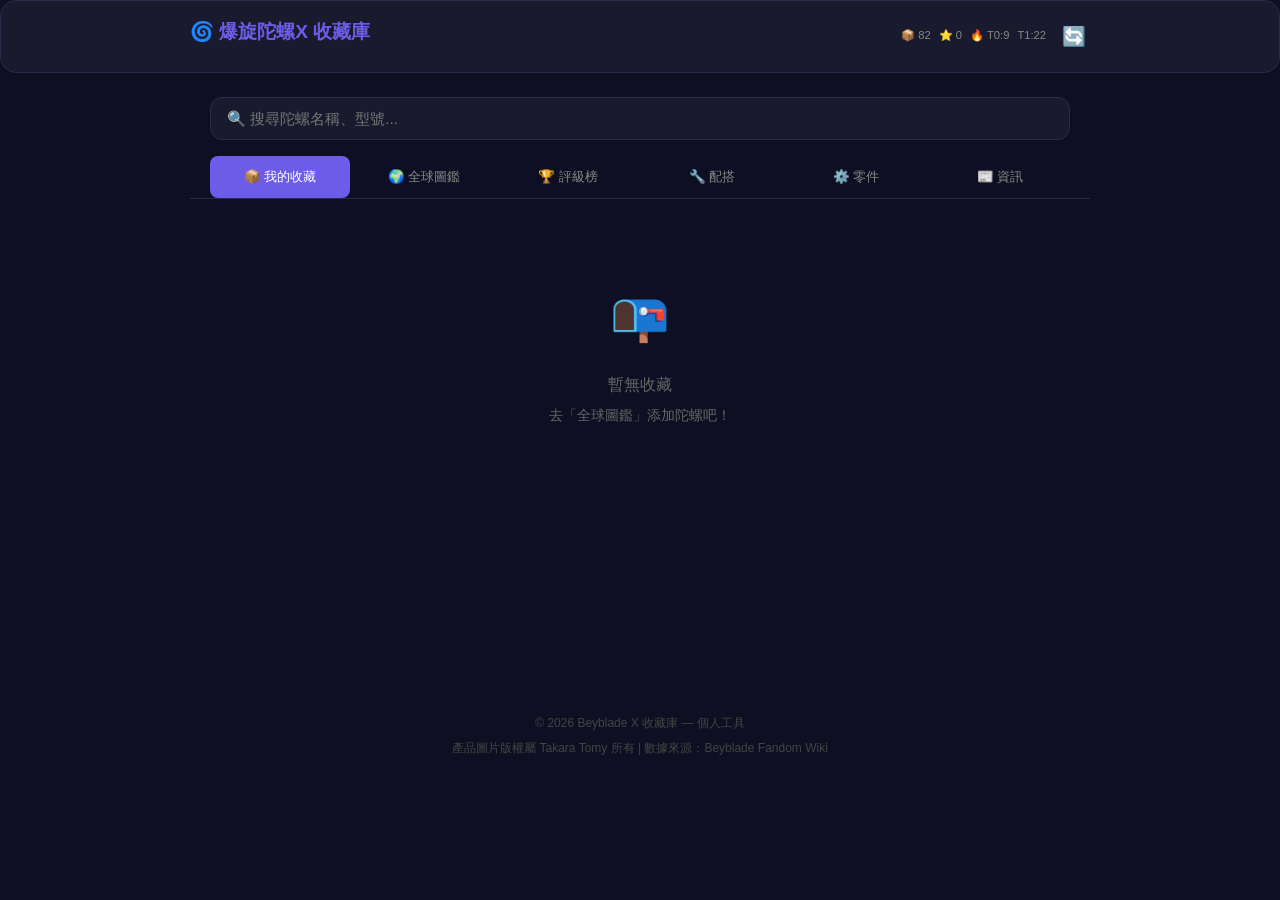
<file: index.html>
<!DOCTYPE html>
<html lang="zh-HK">
<head>
<meta charset="UTF-8">
<meta name="viewport" content="width=device-width, initial-scale=1.0, user-scalable=no">
<meta name="theme-color" content="#6c5ce7">
<meta name="description" content="爆旋陀螺X 個人收藏管理與全球圖鑑">
<meta name="apple-mobile-web-app-capable" content="yes">
<meta name="apple-mobile-web-app-status-bar-style" content="black-translucent">
<meta name="apple-mobile-web-app-title" content="陀螺收藏">
<meta http-equiv="Cache-Control" content="no-cache, no-store, must-revalidate">
<meta http-equiv="Pragma" content="no-cache">
<meta http-equiv="Expires" content="0">
<link rel="manifest" href="/manifest.json">
<link rel="icon" type="image/png" href="/icon-512.png">
<link rel="apple-touch-icon" href="/icon-512.png">
<title>🌀 爆旋陀螺X 收藏庫</title>
<link rel="stylesheet" href="css/styles.css?v=3.0">
</head>
<body>

<!-- Header -->
<header style="background:#1a1a2e;border-bottom:1px solid #2a2a4a;padding:16px 20px;position:sticky;top:0;z-index:100">
  <div style="display:flex;justify-content:space-between;align-items:center;max-width:900px;margin:0 auto">
    <h1 style="font-size:1.2rem;font-weight:700;color:#6c5ce7">🌀 爆旋陀螺X 收藏庫</h1>
    <div style="display:flex;align-items:center;gap:12px">
      <div style="display:flex;gap:8px;font-size:0.7rem;color:#888">
        <span>📦 <span id="statTotal">0</span></span>
        <span>⭐ <span id="statOwned">0</span></span>
        <span>🔥 T0:<span id="statT0">0</span></span>
        <span>T1:<span id="statT1">0</span></span>
      </div>
      <button id="refreshBtn" onclick="refreshData()" style="background:none;border:none;color:#6c5ce7;font-size:1.2rem;cursor:pointer;padding:4px;border-radius:8px">🔄</button>
    </div>
  </div>
</header>

<!-- Search -->
<div style="max-width:900px;margin:16px auto;padding:0 20px">
  <input id="searchBox" type="text" placeholder="🔍 搜尋陀螺名稱、型號..." onkeyup="doSearch()" style="width:100%;padding:12px 16px;border-radius:12px;border:1px solid #2a2a4a;background:#1a1a2e;color:#e0e0e0;font-size:0.95rem;outline:none">
</div>

<!-- Tabs -->
<div style="max-width:900px;margin:0 auto;padding:0 20px;display:flex;gap:4px;border-bottom:1px solid #2a2a4a">
  <button class="tab active" onclick="switchTab('personal')">📦 我的收藏</button>
  <button class="tab" onclick="switchTab('global')">🌍 全球圖鑑</button>
  <button class="tab" onclick="switchTab('tier')">🏆 評級榜</button>
  <button class="tab" onclick="switchTab('combos')">🔧 配搭</button>
  <button class="tab" onclick="switchTab('parts')">⚙️ 零件</button>
  <button class="tab" onclick="location.href='daily.html'">📰 資訊</button>
</div>

<!-- Tier Filter -->
<div id="tierFilters" style="display:none;max-width:900px;margin:12px auto;padding:0 20px;flex-wrap:wrap;gap:8px">
  <button class="filter-chip active" onclick="filterTier('all', event)">全部</button>
  <button class="filter-chip" onclick="filterTier('T0', event)">🔥 T0</button>
  <button class="filter-chip" onclick="filterTier('T1', event)">⭐ T1</button>
  <button class="filter-chip" onclick="filterTier('T2', event)">📌 T2</button>
  <button class="filter-chip" onclick="filterTier('T3', event)">💤 T3</button>
</div>

<!-- Type Filter -->
<div id="typeFilters" style="display:none;max-width:900px;margin:12px auto;padding:0 20px;flex-wrap:wrap;gap:8px">
  <button class="filter-chip active" onclick="filterType('all', event)">全部</button>
  <button class="filter-chip" onclick="filterType('攻擊型', event)">⚔️ 攻擊型</button>
  <button class="filter-chip" onclick="filterType('防禦型', event)">🛡️ 防禦型</button>
  <button class="filter-chip" onclick="filterType('持久型', event)">⏱️ 持久型</button>
  <button class="filter-chip" onclick="filterType('平衡型', event)">⚖️ 平衡型</button>
</div>

<!-- Main Content -->
<main id="content" style="max-width:900px;margin:20px auto;padding:0 20px;min-height:50vh"></main>

<!-- Detail Modal -->
<div id="detailModal" onclick="closeModal(event)" style="display:none;position:fixed;inset:0;background:rgba(0,0,0,0.85);z-index:200;align-items:center;justify-content:center;padding:20px">
  <div style="background:#1a1a2e;border-radius:16px;max-width:480px;width:100%;max-height:90vh;overflow-y:auto;padding:24px;position:relative;border:1px solid #2a2a4a">
    <button class="modal-close" onclick="closeModal(event)" style="position:absolute;top:16px;right:16px;background:none;border:none;color:#666;font-size:1.2rem;cursor:pointer">✕</button>
    <div id="modalBody"></div>
  </div>
</div>

<!-- Scripts -->
<script>
// Force clear all service worker caches and reload
if ('serviceWorker' in navigator) {
  caches.keys().then(function(names) {
    return Promise.all(names.map(function(n) { return caches.delete(n); }));
  }).then(function() {
    navigator.serviceWorker.getRegistrations().then(function(regs) {
      regs.forEach(function(r) { r.unregister(); });
    });
  });
}
</script>
<script src="js/supabase_client.js?v=3.0"></script>
<script src="js/app.js?v=3.0"></script>

<footer style="text-align:center;padding:24px 20px;color:#444;font-size:0.75rem;line-height:1.8">
  <div>© 2026 Beyblade X 收藏庫 — 個人工具</div>
  <div style="margin-top:4px">
    產品圖片版權屬 Takara Tomy 所有 |
    數據來源：Beyblade Fandom Wiki
  </div>
</footer>

</body>
</html>
</file>
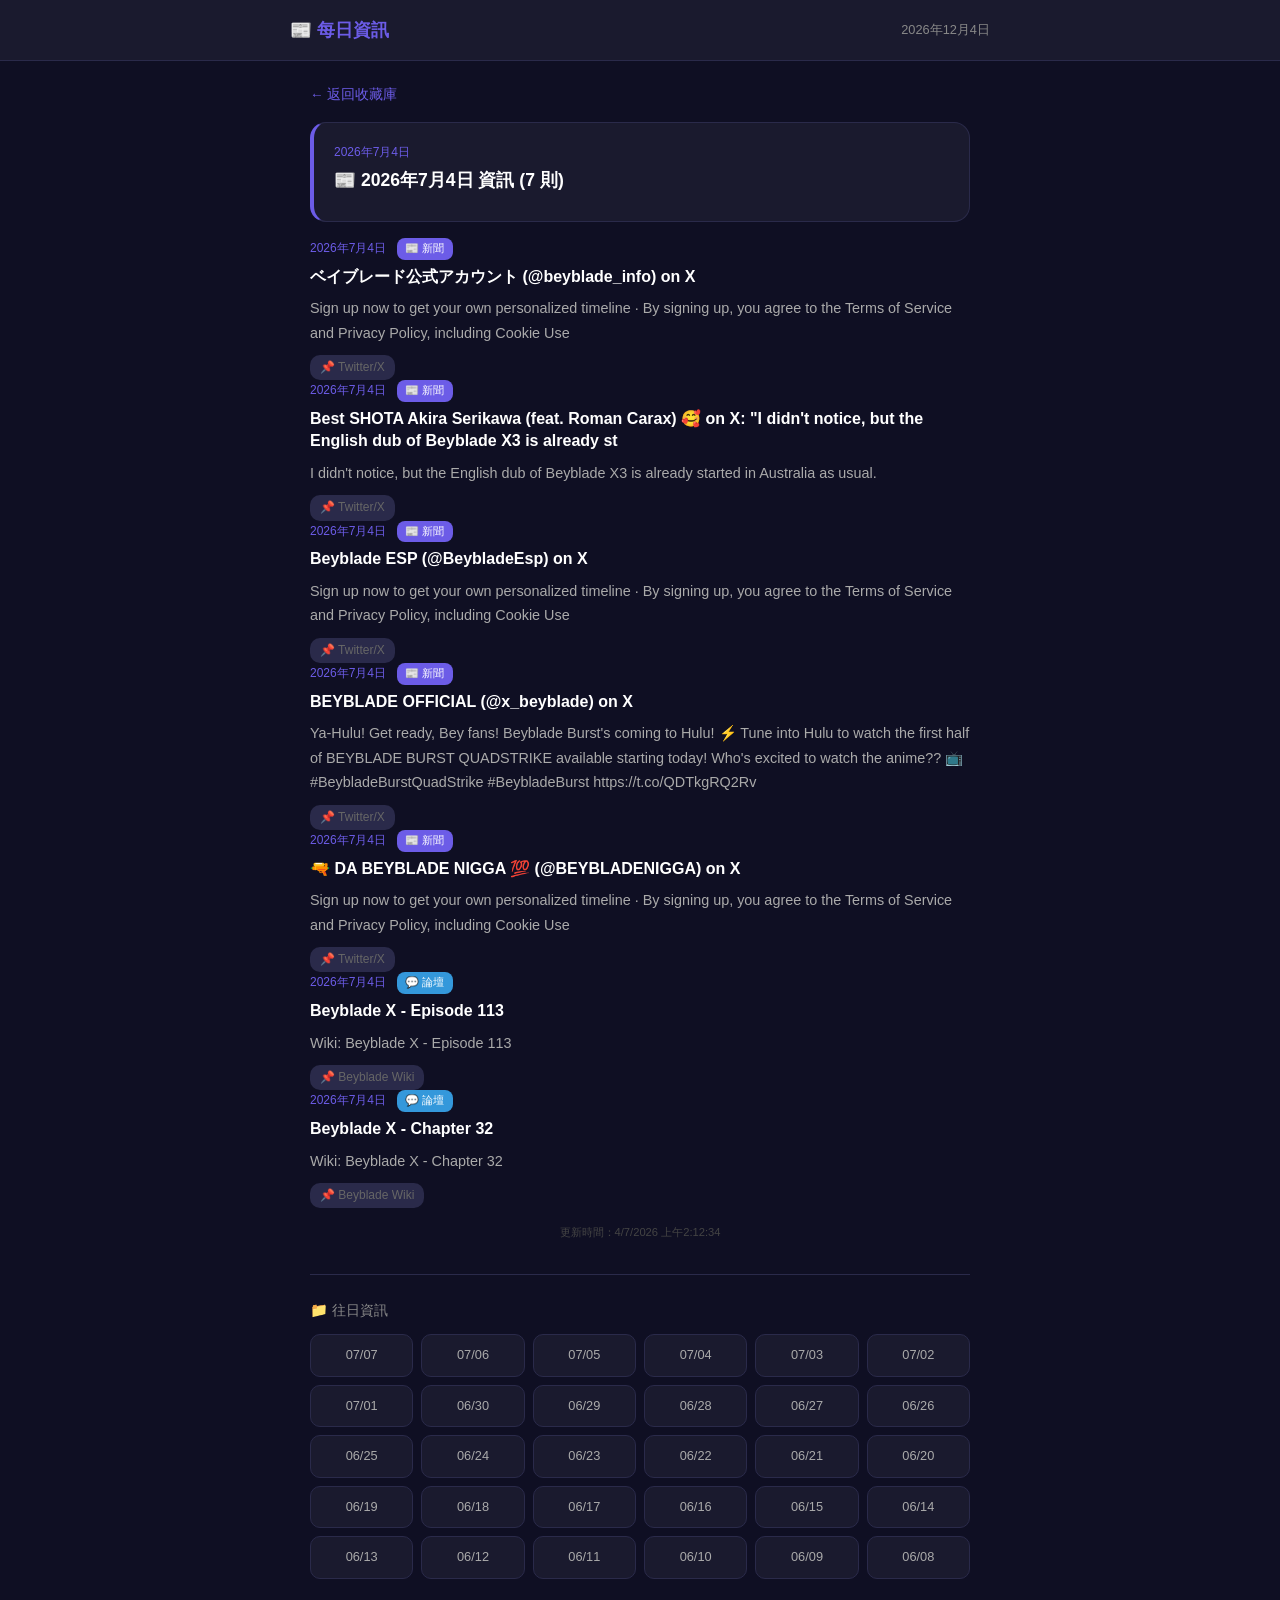
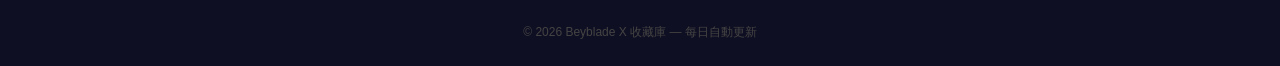
<file: daily.html>
<!DOCTYPE html>
<html lang="zh-HK">
<head>
<meta charset="UTF-8">
<meta name="viewport" content="width=device-width, initial-scale=1.0, user-scalable=no">
<meta name="theme-color" content="#6c5ce7">
<meta name="description" content="爆旋陀螺X 每日最新資訊">
<meta name="apple-mobile-web-app-capable" content="yes">
<meta name="apple-mobile-web-app-status-bar-style" content="black-translucent">
<meta name="apple-mobile-web-app-title" content="陀螺每日資訊">
<link rel="manifest" href="/manifest.json">
<link rel="icon" type="image/png" href="/icon-512.png">
<link rel="apple-touch-icon" href="/icon-512.png">
<title>📰 爆旋陀螺X 每日資訊</title>
<style>
* { box-sizing: border-box; margin: 0; padding: 0; }
body {
  font-family: -apple-system, BlinkMacSystemFont, "Segoe UI", Roboto, "Helvetica Neue", Arial, sans-serif;
  background: #0f0f23;
  color: #e0e0e0;
  line-height: 1.6;
}
header {
  background: #1a1a2e;
  border-bottom: 1px solid #2a2a4a;
  padding: 16px 20px;
  position: sticky;
  top: 0;
  z-index: 100;
}
.header-inner {
  max-width: 700px;
  margin: 0 auto;
  display: flex;
  justify-content: space-between;
  align-items: center;
}
h1 {
  font-size: 1.1rem;
  font-weight: 700;
  color: #6c5ce7;
}
.header-date {
  font-size: 0.8rem;
  color: #888;
}
main {
  max-width: 700px;
  margin: 20px auto;
  padding: 0 20px;
}
.card {
  background: #1a1a2e;
  border-radius: 16px;
  padding: 20px;
  border: 1px solid #2a2a4a;
  margin-bottom: 16px;
  transition: all 0.2s;
}
.card:hover {
  border-color: #6c5ce7;
  transform: translateY(-2px);
}
.card:last-child { margin-bottom: 0; }
.card-link {
  text-decoration: none;
  color: inherit;
  display: block;
}
.card-link:hover {
  text-decoration: none;
}
.card-with-image {
  display: flex;
  gap: 16px;
  align-items: flex-start;
}
.card-image {
  width: 120px;
  height: 68px;
  object-fit: cover;
  border-radius: 8px;
  flex-shrink: 0;
  background: #2a2a4a;
}
.card-content {
  flex: 1;
  min-width: 0;
}
.item-date {
  font-size: 0.75rem;
  color: #6c5ce7;
  margin-bottom: 6px;
}
.item-title {
  font-size: 1rem;
  font-weight: 600;
  color: #fff;
  margin-bottom: 8px;
  line-height: 1.4;
}
.item-summary {
  font-size: 0.9rem;
  color: #aaa;
  line-height: 1.7;
}
.item-source {
  display: inline-block;
  margin-top: 10px;
  font-size: 0.75rem;
  color: #666;
  background: #2a2a4a;
  padding: 3px 10px;
  border-radius: 10px;
}
.type-badge {
  display: inline-flex;
  align-items: center;
  gap: 4px;
  margin-left: 8px;
  font-size: 0.7rem;
  padding: 2px 8px;
  border-radius: 8px;
  vertical-align: middle;
}
.type-badge.video {
  background: #e74c3c;
  color: #fff;
}
.type-badge.hk {
  background: #27ae60;
  color: #fff;
}
.type-badge.forum {
  background: #3498db;
  color: #fff;
}
.type-badge.news {
  background: #6c5ce7;
  color: #fff;
}
.archive-section {
  margin-top: 32px;
  padding-top: 24px;
  border-top: 1px solid #2a2a4a;
}
.archive-title {
  font-size: 0.9rem;
  color: #888;
  margin-bottom: 12px;
  display: flex;
  align-items: center;
  gap: 6px;
}
.archive-grid {
  display: grid;
  grid-template-columns: repeat(auto-fill, minmax(100px, 1fr));
  gap: 8px;
}
.archive-day {
  background: #1a1a2e;
  border: 1px solid #2a2a4a;
  border-radius: 10px;
  padding: 10px;
  text-align: center;
  cursor: pointer;
  transition: all 0.2s;
  font-size: 0.8rem;
  color: #aaa;
}
.archive-day:hover {
  background: #2a2a4a;
  border-color: #6c5ce7;
  color: #fff;
}
.loading {
  text-align: center;
  padding: 40px;
  color: #666;
}
.back-btn {
  display: inline-flex;
  align-items: center;
  gap: 6px;
  color: #6c5ce7;
  font-size: 0.85rem;
  text-decoration: none;
  margin-bottom: 16px;
}
.back-btn:hover { color: #8b7ff0; }
.empty-state {
  text-align: center;
  padding: 40px;
  color: #555;
}
footer {
  text-align: center;
  padding: 24px 20px;
  color: #444;
  font-size: 0.75rem;
}
@media (max-width: 600px) {
  .archive-grid { grid-template-columns: repeat(3, 1fr); }
  .card-with-image { flex-direction: column; }
  .card-image { width: 100%; height: 120px; }
}
</style>
</head>
<body>

<header>
  <div class="header-inner">
    <h1>📰 每日資訊</h1>
    <span class="header-date" id="today"></span>
  </div>
</header>

<main id="main">
  <a href="/" class="back-btn">← 返回收藏庫</a>
  <div id="content">
    <div class="loading">載入中...</div>
  </div>
</main>

<footer>
  © 2026 Beyblade X 收藏庫 — 每日自動更新
</footer>

<script>
const DAILY_DIR = 'daily';
const ARCHIVE_DIR = 'daily/archive';
const ITEMS_PER_PAGE = 20;

function formatDate(iso) {
  const d = new Date(iso);
  return `${d.getFullYear()}年${d.getMonth()+1}月${d.getDate()}日`;
}

function getToday() {
  const d = new Date();
  document.getElementById('today').textContent = `${d.getFullYear()}年${d.getMonth()+1}月${d.getDate()}日`;
}

function getTypeBadge(type) {
  const badges = {
    'video': '📹 影片',
    'hk': '🌐 香港',
    'forum': '💬 論壇',
    'news': '📰 新聞'
  };
  return badges[type] || badges['news'];
}

function renderItemCard(item, dataDate) {
  const itemDate = formatDate(item.time || dataDate);
  const badge = getTypeBadge(item.type || 'news');
  const hasImage = item.image_url && item.image_url.length > 0;
  const url = item.url || '#';
  
  let cardClass = 'card';
  let cardContent = '';
  
  if (hasImage) {
    cardContent = `
      <div class="card-with-image">
        <img class="card-image" src="${item.image_url}" alt="${item.title}" loading="lazy" onerror="this.style.display='none'">
        <div class="card-content">
          <div class="item-date">${itemDate} <span class="type-badge ${item.type || 'news'}">${badge}</span></div>
          <div class="item-title">${item.title}</div>
          <div class="item-summary">${item.summary}</div>
          ${item.source ? `<span class="item-source">📌 ${item.source}</span>` : ''}
        </div>
      </div>
    `;
  } else {
    cardContent = `
      <div class="item-date">${itemDate} <span class="type-badge ${item.type || 'news'}">${badge}</span></div>
      <div class="item-title">${item.title}</div>
      <div class="item-summary">${item.summary}</div>
      ${item.source ? `<span class="item-source">📌 ${item.source}</span>` : ''}
    `;
  }
  
  // 完整卡片作爲連結
  return `<a href="${url}" target="_blank" rel="noopener noreferrer" class="card-link">${cardContent}</a>`;
}

async function loadLatest() {
  try {
    const res = await fetch(`${DAILY_DIR}/latest.json?t=${Date.now()}`);
    if (!res.ok) throw new Error('No data');
    const data = await res.json();
    renderLatest(data);
  } catch (e) {
    document.getElementById('content').innerHTML = `
      <div class="empty-state">
        <div style="font-size:2rem;margin-bottom:12px">📭</div>
        <div>暫時沒有今日資訊</div>
        <div style="font-size:0.8rem;margin-top:8px;color:#555">每日凌晨 04:00 HKT 自動更新</div>
      </div>`;
  }
}

function renderLatest(data) {
  const itemsHtml = data.items.map(item => renderItemCard(item, data.date)).join('');
  
  const html = `
    <div class="card" style="border-left:4px solid #6c5ce7">
      <div class="item-date">${formatDate(data.date)}</div>
      <div class="item-title" style="font-size:1.1rem">${data.headline}</div>
    </div>
    ${itemsHtml}
    ${data.generated_at ? `<div style="text-align:center;color:#444;font-size:0.7rem;margin-top:16px">更新時間：${new Date(data.generated_at).toLocaleString('zh-HK')}</div>` : ''}
  `;
  document.getElementById('content').innerHTML = html;
  loadArchive();
}

async function loadArchive() {
  try {
    const res = await fetch(`${ARCHIVE_DIR}/list.json?t=${Date.now()}`);
    if (!res.ok) return;
    const dates = await res.json();
    if (!dates || dates.length === 0) return;

    const section = document.createElement('div');
    section.className = 'archive-section';
    section.innerHTML = `
      <div class="archive-title">📁 往日資訊</div>
      <div class="archive-grid">
        ${dates.map(d => `
          <div class="archive-day" onclick="loadArchiveDay('${d}')">${d.slice(5).replace('-','/')}</div>
        `).join('')}
      </div>
    `;
    document.getElementById('content').appendChild(section);
  } catch (e) {}
}

async function loadArchiveDay(date) {
  try {
    const res = await fetch(`${ARCHIVE_DIR}/${date}.json?t=${Date.now()}`);
    if (!res.ok) return;
    const data = await res.json();
    const itemsHtml = data.items.map(item => renderItemCard(item, data.date)).join('');
    
    document.getElementById('content').innerHTML = `
      <a href="daily.html" class="back-btn">← 返回今日資訊</a>
      <div class="card" style="border-left:4px solid #6c5ce7">
        <div class="item-date">${formatDate(data.date)}</div>
        <div class="item-title" style="font-size:1.1rem">${data.headline}</div>
      </div>
      ${itemsHtml}
    `;
    window.scrollTo(0,0);
  } catch (e) {
    document.getElementById('content').innerHTML = '<div class="empty-state">讀取失敗</div>';
  }
}

getToday();
loadLatest();
</script>
</body>
</html>
</file>
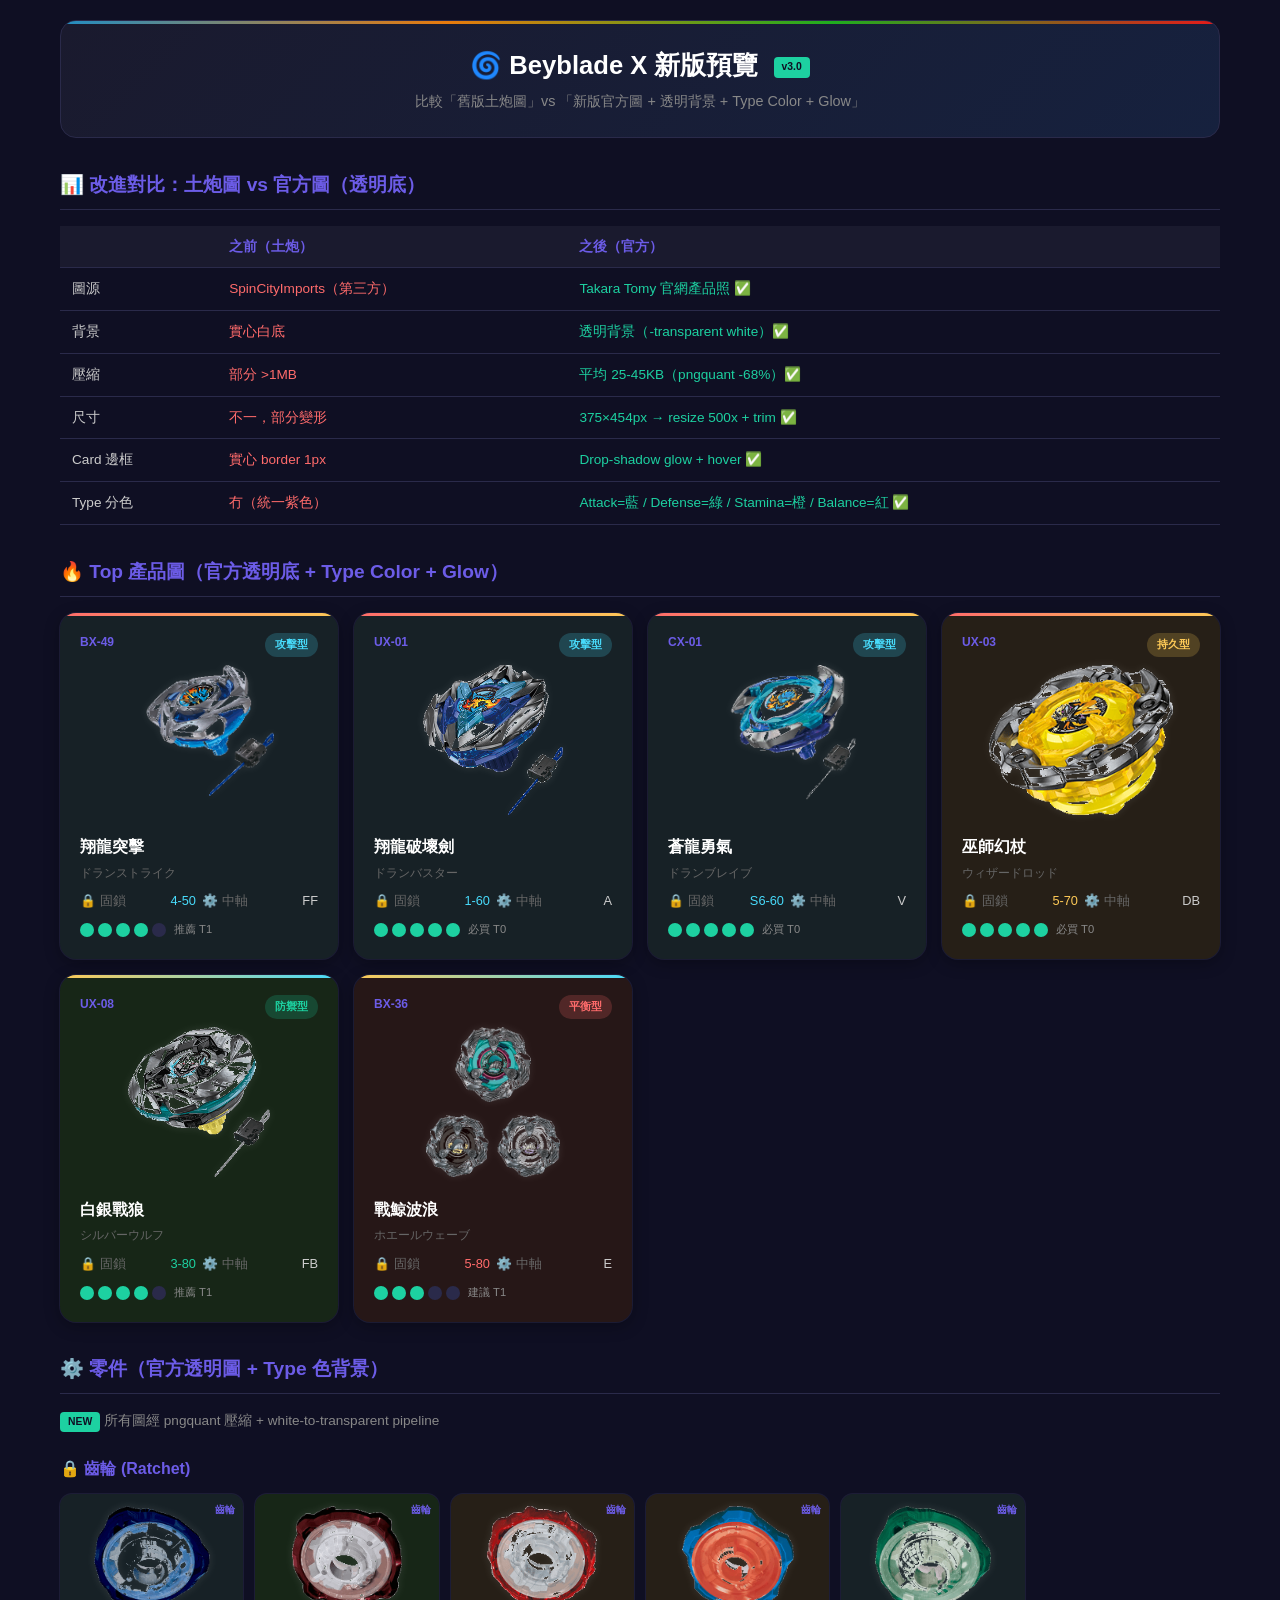
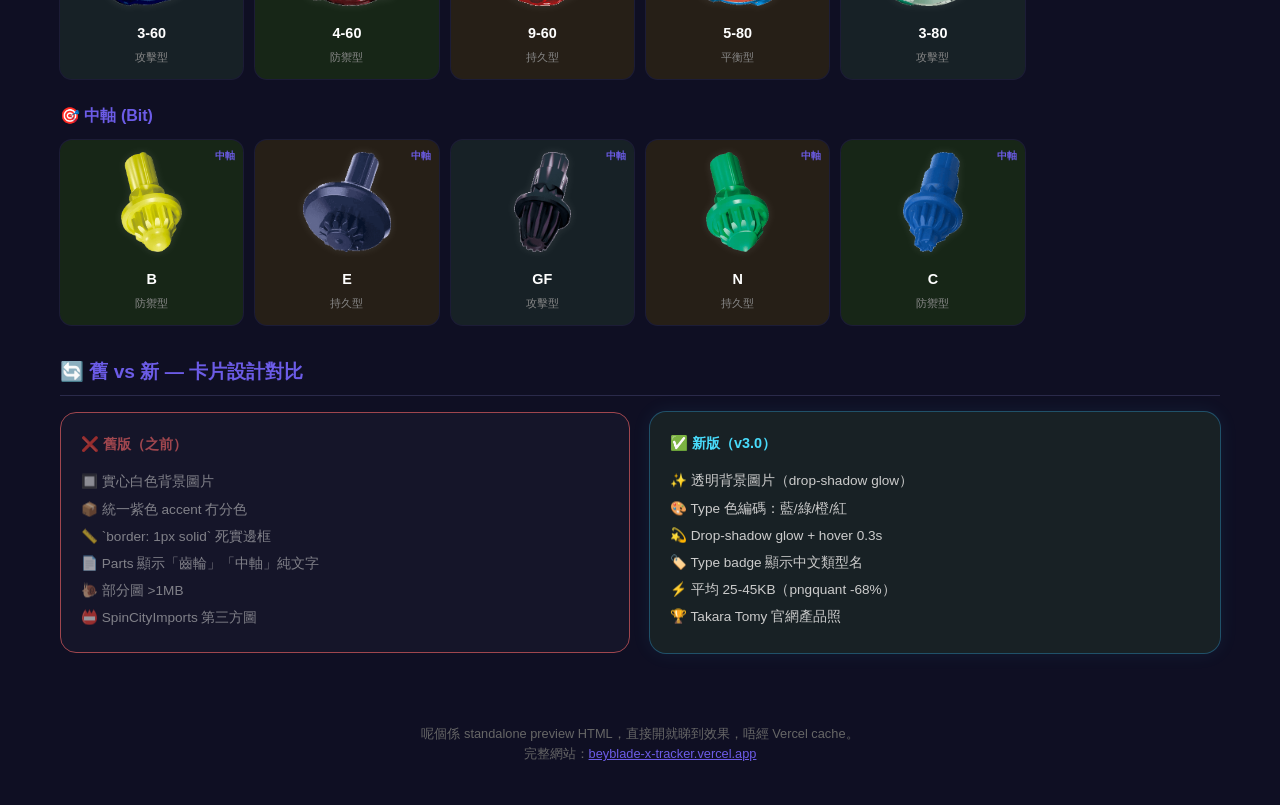
<file: preview.html>
<!DOCTYPE html>
<html lang="zh-HK">
<head>
<meta charset="UTF-8">
<meta name="viewport" content="width=device-width, initial-scale=1.0">
<title>🌀 Beyblade X 新版預覽</title>
<style>
* { box-sizing: border-box; margin: 0; padding: 0; }

:root {
  --attack:   hsl(200, 70%, 45%);
  --defense:  hsl(120, 70%, 40%);
  --stamina:  hsl(30, 90%, 48%);
  --balance:  hsl(0, 80%, 50%);
  --hue-attack: 200;
  --hue-defense: 120;
  --hue-stamina: 30;
  --hue-balance: 0;
  --bg: #0f0f23;
  --card-bg: #1a1a2e;
  --text: #e0e0e0;
  --muted: #888;
  --accent: #6c5ce7;
}

body {
  font-family: -apple-system, BlinkMacSystemFont, "Segoe UI", Roboto, sans-serif;
  background: var(--bg);
  color: var(--text);
  line-height: 1.6;
  padding: 20px;
  max-width: 1200px;
  margin: 0 auto;
}

/* Header */
.header {
  text-align: center;
  background: linear-gradient(135deg, #1a1a2e 0%, #16213e 100%);
  border-radius: 16px;
  padding: 24px 20px;
  margin-bottom: 24px;
  border: 1px solid #2a2a4a;
  position: relative;
  overflow: hidden;
}
.header::before {
  content: '';
  position: absolute;
  top: 0; left: 0; right: 0;
  height: 3px;
  background: linear-gradient(90deg, var(--attack), var(--stamina), var(--defense), var(--balance));
}
.header h1 { font-size: 1.6rem; color: #fff; }
.header p { color: var(--muted); font-size: 0.9rem; margin-top: 4px; }

/* Section */
.section-title {
  font-size: 1.2rem;
  font-weight: 700;
  color: var(--accent);
  margin: 32px 0 16px;
  padding-bottom: 8px;
  border-bottom: 1px solid #2a2a4a;
}

/* Diff tags */
.diff-new {
  display: inline-block;
  background: #1dd1a1;
  color: #0f0f23;
  font-size: 0.65rem;
  font-weight: 700;
  padding: 2px 8px;
  border-radius: 4px;
  margin-left: 8px;
  vertical-align: middle;
}

/* Grid */
.grid {
  display: grid;
  grid-template-columns: repeat(auto-fill, minmax(220px, 1fr));
  gap: 16px;
}

/* Card base */
.card {
  background: var(--card-bg);
  border-radius: 16px;
  padding: 20px;
  /* ✨ GLOW instead of border */
  box-shadow: 0 0 0 1px rgba(42,42,74,0.5), 0 4px 16px rgba(0,0,0,0.3);
  transition: all 0.3s ease;
  cursor: pointer;
  position: relative;
  overflow: hidden;
}

/* ✨ TYPE COLOR: background shifts by type hue */
.card.type-attack { background: hsl(var(--hue-attack), 25%, 12%); }
.card.type-defense { background: hsl(var(--hue-defense), 25%, 12%); }
.card.type-stamina { background: hsl(var(--hue-stamina), 25%, 12%); }
.card.type-balance { background: hsl(var(--hue-balance), 25%, 12%); }

.card:hover {
  transform: translateY(-4px);
  box-shadow: 0 0 0 1px rgba(108,92,231,0.3), 0 0 16px rgba(108,92,231,0.15), 0 8px 32px rgba(0,0,0,0.4);
}

/* Tier top bar */
.card::before {
  content: '';
  position: absolute; top: 0; left: 0; right: 0;
  height: 3px; z-index: 2;
  border-radius: 16px 16px 0 0;
}
.card.T0::before { background: linear-gradient(90deg, #ff6b6b, #feca57); }
.card.T1::before { background: linear-gradient(90deg, #feca57, #48dbfb); }
.card.T2::before { background: linear-gradient(90deg, #48dbfb, #1dd1a1); }

/* Card image */
.card-img {
  width: 100%;
  /* ✨ GLOW on image */
  filter: drop-shadow(0 0 4px rgba(255,255,255,0.1));
  transition: filter 0.3s;
  max-height: 150px;
  object-fit: contain;
  margin-bottom: 12px;
  border-radius: 8px;
}
.card:hover .card-img {
  filter: drop-shadow(0 0 10px rgba(255,255,255,0.2));
}

/* Card header */
.card-header {
  display: flex;
  justify-content: space-between;
  align-items: flex-start;
  margin-bottom: 8px;
}
.card-id { font-size: 0.75rem; color: var(--accent); font-weight: bold; }

/* ✨ TYPE BADGE */
.card-tier {
  padding: 3px 10px;
  border-radius: 12px;
  font-size: 0.7rem;
  font-weight: bold;
}
.type-badge-attack { background: rgba(72,219,251,0.2); color: #48dbfb; }
.type-badge-defense { background: rgba(29,209,161,0.2); color: #1dd1a1; }
.type-badge-stamina { background: rgba(254,202,87,0.2); color: #feca57; }
.type-badge-balance { background: rgba(255,107,107,0.2); color: #ff6b6b; }

.card-name { font-size: 1rem; font-weight: bold; color: #fff; margin-bottom: 4px; }
.card-name-jp { font-size: 0.75rem; color: #666; margin-bottom: 8px; }

/* Specs grid */
.specs {
  display: grid;
  grid-template-columns: repeat(2, 1fr);
  gap: 6px;
  font-size: 0.8rem;
}
.spec { display: flex; justify-content: space-between; }
.spec-label { color: #666; }
.spec-value { color: #ccc; font-weight: 500; }

/* ✨ TYPE COLOR on spec values */
.spec-value.type-attack { color: #48dbfb; }
.spec-value.type-defense { color: #1dd1a1; }
.spec-value.type-stamina { color: #feca57; }
.spec-value.type-balance { color: #ff6b6b; }

/* Buy score dots */
.buy-score { display: flex; align-items: center; gap: 4px; margin-top: 10px; }
.dot { width: 14px; height: 14px; border-radius: 50%; }
.dot.on { background: #1dd1a1; }
.dot.off { background: #2a2a4a; }

/* Parts grid - for ratchets/bits */
.parts-grid {
  display: grid;
  grid-template-columns: repeat(auto-fill, minmax(160px, 1fr));
  gap: 12px;
}

.part-card {
  background: var(--card-bg);
  border-radius: 12px;
  padding: 12px;
  box-shadow: 0 0 0 1px rgba(42,42,74,0.5);
  transition: all 0.3s;
  text-align: center;
  position: relative;
  overflow: hidden;
}
.part-card.type-attack { background: hsl(var(--hue-attack), 25%, 12%); }
.part-card.type-defense { background: hsl(var(--hue-defense), 25%, 12%); }
.part-card.type-stamina { background: hsl(var(--hue-stamina), 25%, 12%); }
.part-card.type-balance { background: hsl(var(--hue-balance), 25%, 12%); }
.part-card:hover {
  transform: translateY(-3px);
  box-shadow: 0 0 0 1px rgba(108,92,231,0.3), 0 0 12px rgba(108,92,231,0.12);
}
.part-card .card-img {
  max-height: 100px;
  margin-bottom: 8px;
}
.part-card .card-name { font-size: 0.9rem; }
.part-card .card-id { font-size: 0.65rem; }

/* Comparison table */
.compare-table {
  width: 100%;
  border-collapse: collapse;
  margin-top: 12px;
  font-size: 0.85rem;
}
.compare-table th, .compare-table td {
  padding: 10px 12px;
  text-align: left;
  border-bottom: 1px solid #2a2a4a;
}
.compare-table th {
  background: #1a1a2e;
  color: var(--accent);
  font-weight: 600;
}
.compare-table td { color: #ccc; }
.compare-table .bad { color: #ff6b6b; }
.compare-table .good { color: #1dd1a1; }

/* Tag */
.tag {
  display: inline-block;
  padding: 2px 8px;
  border-radius: 4px;
  font-size: 0.65rem;
  font-weight: 700;
}
.tag-new { background: #1dd1a1; color: #0f0f23; }
</style>
</head>
<body>

<div class="header">
  <h1>🌀 Beyblade X 新版預覽 <span class="diff-new">v3.0</span></h1>
  <p>比較「舊版土炮圖」vs 「新版官方圖 + 透明背景 + Type Color + Glow」</p>
</div>

<!-- ═══ COMPARISON ═══ -->
<div class="section-title">📊 改進對比：土炮圖 vs 官方圖（透明底）</div>
<table class="compare-table">
  <tr>
    <th></th>
    <th>之前（土炮）</th>
    <th>之後（官方）</th>
  </tr>
  <tr>
    <td>圖源</td>
    <td class="bad">SpinCityImports（第三方）</td>
    <td class="good">Takara Tomy 官網產品照 ✅</td>
  </tr>
  <tr>
    <td>背景</td>
    <td class="bad">實心白底</td>
    <td class="good">透明背景（-transparent white）✅</td>
  </tr>
  <tr>
    <td>壓縮</td>
    <td class="bad">部分 >1MB</td>
    <td class="good">平均 25-45KB（pngquant -68%）✅</td>
  </tr>
  <tr>
    <td>尺寸</td>
    <td class="bad">不一，部分變形</td>
    <td class="good">375×454px → resize 500x + trim ✅</td>
  </tr>
  <tr>
    <td>Card 邊框</td>
    <td class="bad">實心 border 1px</td>
    <td class="good">Drop-shadow glow + hover ✅</td>
  </tr>
  <tr>
    <td>Type 分色</td>
    <td class="bad">冇（統一紫色）</td>
    <td class="good">Attack=藍 / Defense=綠 / Stamina=橙 / Balance=紅 ✅</td>
  </tr>
</table>

<!-- ═══ TOP PRODUCTS ═══ -->
<div class="section-title">🔥 Top 產品圖（官方透明底 + Type Color + Glow）</div>
<div class="grid">

<!-- BX-49 DranStrike - Attack -->
<div class="card T0 type-attack">
  <div class="card-header">
    <span class="card-id">BX-49</span>
    <span class="card-tier type-badge-attack">攻擊型</span>
  </div>
  <img class="card-img" src="./parts/top/BX-49.png" alt="DranStrike" onerror="this.outerHTML='<div style=\'height:130px;background:#1a1a2e;border-radius:8px;margin-bottom:12px;display:flex;align-items:center;justify-content:center;color:#666;font-size:0.8rem\'>⚠️ Load error</div>'">
  <div class="card-name">翔龍突擊</div>
  <div class="card-name-jp">ドランストライク</div>
  <div class="specs">
    <div class="spec"><span class="spec-label">🔒 固鎖</span><span class="spec-value type-attack">4-50</span></div>
    <div class="spec"><span class="spec-label">⚙️ 中軸</span><span class="spec-value">FF</span></div>
  </div>
  <div class="buy-score">
    <div class="dot on"></div><div class="dot on"></div><div class="dot on"></div><div class="dot on"></div><div class="dot off"></div>
    <span style="font-size:0.7rem;color:#888;margin-left:4px">推薦 T1</span>
  </div>
</div>

<!-- UX-01 DranBuster - Attack -->
<div class="card T0 type-attack">
  <div class="card-header">
    <span class="card-id">UX-01</span>
    <span class="card-tier type-badge-attack">攻擊型</span>
  </div>
  <img class="card-img" src="./parts/top/UX-01.png" alt="DranBuster">
  <div class="card-name">翔龍破壞劍</div>
  <div class="card-name-jp">ドランバスター</div>
  <div class="specs">
    <div class="spec"><span class="spec-label">🔒 固鎖</span><span class="spec-value type-attack">1-60</span></div>
    <div class="spec"><span class="spec-label">⚙️ 中軸</span><span class="spec-value">A</span></div>
  </div>
  <div class="buy-score">
    <div class="dot on"></div><div class="dot on"></div><div class="dot on"></div><div class="dot on"></div><div class="dot on"></div>
    <span style="font-size:0.7rem;color:#888;margin-left:4px">必買 T0</span>
  </div>
</div>

<!-- CX-01 DranBrave - Attack -->
<div class="card T0 type-attack">
  <div class="card-header">
    <span class="card-id">CX-01</span>
    <span class="card-tier type-badge-attack">攻擊型</span>
  </div>
  <img class="card-img" src="./parts/top/CX-01.png" alt="DranBrave">
  <div class="card-name">蒼龍勇氣</div>
  <div class="card-name-jp">ドランブレイブ</div>
  <div class="specs">
    <div class="spec"><span class="spec-label">🔒 固鎖</span><span class="spec-value type-attack">S6-60</span></div>
    <div class="spec"><span class="spec-label">⚙️ 中軸</span><span class="spec-value">V</span></div>
  </div>
  <div class="buy-score">
    <div class="dot on"></div><div class="dot on"></div><div class="dot on"></div><div class="dot on"></div><div class="dot on"></div>
    <span style="font-size:0.7rem;color:#888;margin-left:4px">必買 T0</span>
  </div>
</div>

<!-- UX-03 WizardRod - Stamina -->
<div class="card T0 type-stamina">
  <div class="card-header">
    <span class="card-id">UX-03</span>
    <span class="card-tier type-badge-stamina">持久型</span>
  </div>
  <img class="card-img" src="./parts/top/UX-03.png" alt="WizardRod">
  <div class="card-name">巫師幻杖</div>
  <div class="card-name-jp">ウィザードロッド</div>
  <div class="specs">
    <div class="spec"><span class="spec-label">🔒 固鎖</span><span class="spec-value type-stamina">5-70</span></div>
    <div class="spec"><span class="spec-label">⚙️ 中軸</span><span class="spec-value">DB</span></div>
  </div>
  <div class="buy-score">
    <div class="dot on"></div><div class="dot on"></div><div class="dot on"></div><div class="dot on"></div><div class="dot on"></div>
    <span style="font-size:0.7rem;color:#888;margin-left:4px">必買 T0</span>
  </div>
</div>

<!-- UX-08 SilverWolf - Defense -->
<div class="card T1 type-defense">
  <div class="card-header">
    <span class="card-id">UX-08</span>
    <span class="card-tier type-badge-defense">防禦型</span>
  </div>
  <img class="card-img" src="./parts/top/UX-08.png" alt="SilverWolf">
  <div class="card-name">白銀戰狼</div>
  <div class="card-name-jp">シルバーウルフ</div>
  <div class="specs">
    <div class="spec"><span class="spec-label">🔒 固鎖</span><span class="spec-value type-defense">3-80</span></div>
    <div class="spec"><span class="spec-label">⚙️ 中軸</span><span class="spec-value">FB</span></div>
  </div>
  <div class="buy-score">
    <div class="dot on"></div><div class="dot on"></div><div class="dot on"></div><div class="dot on"></div><div class="dot off"></div>
    <span style="font-size:0.7rem;color:#888;margin-left:4px">推薦 T1</span>
  </div>
</div>

<!-- BX-36 WhaleWave - Balance -->
<div class="card T1 type-balance">
  <div class="card-header">
    <span class="card-id">BX-36</span>
    <span class="card-tier type-badge-balance">平衡型</span>
  </div>
  <img class="card-img" src="./parts/top/BX-36.png" alt="WhaleWave">
  <div class="card-name">戰鯨波浪</div>
  <div class="card-name-jp">ホエールウェーブ</div>
  <div class="specs">
    <div class="spec"><span class="spec-label">🔒 固鎖</span><span class="spec-value type-balance">5-80</span></div>
    <div class="spec"><span class="spec-label">⚙️ 中軸</span><span class="spec-value">E</span></div>
  </div>
  <div class="buy-score">
    <div class="dot on"></div><div class="dot on"></div><div class="dot on"></div><div class="dot off"></div><div class="dot off"></div>
    <span style="font-size:0.7rem;color:#888;margin-left:4px">建議 T1</span>
  </div>
</div>

</div>

<!-- ═══ PARTS ═══ -->
<div class="section-title">⚙️ 零件（官方透明圖 + Type 色背景）</div>
<div style="margin-bottom:12px;font-size:0.85rem;color:#888">
  <span class="tag tag-new">NEW</span> 所有圖經 pngquant 壓縮 + white-to-transparent pipeline
</div>

<h3 style="color:var(--accent);font-size:1rem;margin:24px 0 12px">🔒 齒輪 (Ratchet)</h3>
<div class="parts-grid">

<div class="part-card type-attack">
  <span style="position:absolute;top:8px;right:8px;font-size:0.6rem;color:var(--accent);font-weight:700">齒輪</span>
  <img class="card-img" src="./parts/ratchet/3-60.png" alt="3-60">
  <div class="card-name">3-60</div>
  <div style="font-size:0.7rem;color:var(--muted);margin-top:4px">攻擊型</div>
</div>

<div class="part-card type-defense">
  <span style="position:absolute;top:8px;right:8px;font-size:0.6rem;color:var(--accent);font-weight:700">齒輪</span>
  <img class="card-img" src="./parts/ratchet/4-60.png" alt="4-60">
  <div class="card-name">4-60</div>
  <div style="font-size:0.7rem;color:var(--muted);margin-top:4px">防禦型</div>
</div>

<div class="part-card type-stamina">
  <span style="position:absolute;top:8px;right:8px;font-size:0.6rem;color:var(--accent);font-weight:700">齒輪</span>
  <img class="card-img" src="./parts/ratchet/9-60.png" alt="9-60">
  <div class="card-name">9-60</div>
  <div style="font-size:0.7rem;color:var(--muted);margin-top:4px">持久型</div>
</div>

<div class="part-card type-stamina">
  <span style="position:absolute;top:8px;right:8px;font-size:0.6rem;color:var(--accent);font-weight:700">齒輪</span>
  <img class="card-img" src="./parts/ratchet/5-80.png" alt="5-80">
  <div class="card-name">5-80</div>
  <div style="font-size:0.7rem;color:var(--muted);margin-top:4px">平衡型</div>
</div>

<div class="part-card type-attack">
  <span style="position:absolute;top:8px;right:8px;font-size:0.6rem;color:var(--accent);font-weight:700">齒輪</span>
  <img class="card-img" src="./parts/ratchet/3-80.png" alt="3-80">
  <div class="card-name">3-80</div>
  <div style="font-size:0.7rem;color:var(--muted);margin-top:4px">攻擊型</div>
</div>

</div>

<h3 style="color:var(--accent);font-size:1rem;margin:24px 0 12px">🎯 中軸 (Bit)</h3>
<div class="parts-grid">

<div class="part-card type-defense">
  <span style="position:absolute;top:8px;right:8px;font-size:0.6rem;color:var(--accent);font-weight:700">中軸</span>
  <img class="card-img" src="./parts/bit/B.png" alt="B Ball">
  <div class="card-name">B</div>
  <div style="font-size:0.7rem;color:var(--muted);margin-top:4px">防禦型</div>
</div>

<div class="part-card type-stamina">
  <span style="position:absolute;top:8px;right:8px;font-size:0.6rem;color:var(--accent);font-weight:700">中軸</span>
  <img class="card-img" src="./parts/bit/E.png" alt="E Elevate">
  <div class="card-name">E</div>
  <div style="font-size:0.7rem;color:var(--muted);margin-top:4px">持久型</div>
</div>

<div class="part-card type-attack">
  <span style="position:absolute;top:8px;right:8px;font-size:0.6rem;color:var(--accent);font-weight:700">中軸</span>
  <img class="card-img" src="./parts/bit/GF.png" alt="GF Gear Flat">
  <div class="card-name">GF</div>
  <div style="font-size:0.7rem;color:var(--muted);margin-top:4px">攻擊型</div>
</div>

<div class="part-card type-stamina">
  <span style="position:absolute;top:8px;right:8px;font-size:0.6rem;color:var(--accent);font-weight:700">中軸</span>
  <img class="card-img" src="./parts/bit/N.png" alt="N Needle">
  <div class="card-name">N</div>
  <div style="font-size:0.7rem;color:var(--muted);margin-top:4px">持久型</div>
</div>

<div class="part-card type-defense">
  <span style="position:absolute;top:8px;right:8px;font-size:0.6rem;color:var(--accent);font-weight:700">中軸</span>
  <img class="card-img" src="./parts/bit/C.png" alt="C Cyclone">
  <div class="card-name">C</div>
  <div style="font-size:0.7rem;color:var(--muted);margin-top:4px">防禦型</div>
</div>

</div>

<!-- ═══ OLD vs NEW ═══ -->
<div class="section-title">🔄 舊 vs 新 — 卡片設計對比</div>

<div style="display:grid;grid-template-columns:1fr 1fr;gap:20px;margin-top:16px">

<div style="background:#1a1a2e;border-radius:16px;padding:20px;border:1px solid #ff6b6b;opacity:0.6">
  <h3 style="color:#ff6b6b;font-size:0.9rem;margin-bottom:12px">❌ 舊版（之前）</h3>
  <ul style="list-style:none;font-size:0.85rem;color:#ccc;line-height:2">
    <li>🔲 實心白色背景圖片</li>
    <li>📦 統一紫色 accent 冇分色</li>
    <li>📏 `border: 1px solid` 死實邊框</li>
    <li>📄 Parts 顯示「齒輪」「中軸」純文字</li>
    <li>🐌 部分圖 >1MB</li>
    <li>📛 SpinCityImports 第三方圖</li>
  </ul>
</div>

<div style="background:hsl(var(--hue-attack),20%,12%);border-radius:16px;padding:20px;box-shadow:0 0 0 1px rgba(72,219,251,0.3),0 0 20px rgba(72,219,251,0.08)">
  <h3 style="color:#48dbfb;font-size:0.9rem;margin-bottom:12px">✅ 新版（v3.0）</h3>
  <ul style="list-style:none;font-size:0.85rem;color:#ccc;line-height:2">
    <li>✨ 透明背景圖片（drop-shadow glow）</li>
    <li>🎨 Type 色編碼：藍/綠/橙/紅</li>
    <li>💫 Drop-shadow glow + hover 0.3s</li>
    <li>🏷️ Type badge 顯示中文類型名</li>
    <li>⚡ 平均 25-45KB（pngquant -68%）</li>
    <li>🏆 Takara Tomy 官網產品照</li>
  </ul>
</div>

</div>

<br><br>
<div style="text-align:center;padding:20px;color:#666;font-size:0.8rem">
  呢個係 standalone preview HTML，直接開就睇到效果，唔經 Vercel cache。<br>
  完整網站：<a href="https://beyblade-x-tracker.vercel.app" style="color:var(--accent)">beyblade-x-tracker.vercel.app</a>
</div>

</body>
</html>
</file>
<file: css/styles.css>
* { box-sizing: border-box; margin: 0; padding: 0; }

/* ========================================
   CSS Custom Properties - Type Color System
   Inspired by go-shoot.github.io Beyblade parts tool
   ======================================== */
:root {
  /* Type colors */
  --attack:   hsl(200, 70%, 45%);  /* Blue - attack type */
  --defense:  hsl(120, 70%, 40%);  /* Green - defense type */
  --stamina:  hsl(30, 90%, 48%);   /* Orange - stamina type */
  --balance:  hsl(0, 80%, 50%);     /* Red - balance type */
  
  /* Per-type hue variables for backgrounds */
  --hue-attack: 200;
  --hue-defense: 120;
  --hue-stamina: 30;
  --hue-balance: 0;
}

/* Type color badges */
.type-badge-attack { background: rgba(72, 219, 251, 0.2); color: #48dbfb; }
.type-badge-defense { background: rgba(29, 209, 161, 0.2); color: #1dd1a1; }
.type-badge-stamina { background: rgba(254, 202, 87, 0.2); color: #feca57; }
.type-badge-balance { background: rgba(255, 107, 107, 0.2); color: #ff6b6b; }

/* Type-specific card backgrounds (for dynamically generated cards) */
.card.type-attack { --hue: var(--hue-attack); }
.card.type-defense { --hue: var(--hue-defense); }
.card.type-stamina { --hue: var(--hue-stamina); }
.card.type-balance { --hue: var(--hue-balance); }

/* Type-colored spec values for parts page */
.spec-value.type-attack { color: #48dbfb; }
.spec-value.type-defense { color: #1dd1a1; }
.spec-value.type-stamina { color: #feca57; }
.spec-value.type-balance { color: #ff6b6b; }

/* Better hover transitions for all interactive elements */
button, .tab, .filter-chip, .card {
  transition: filter 0.3s, background-color 0.3s, transform 0.3s, box-shadow 0.3s;
}
body {
  font-family: -apple-system, BlinkMacSystemFont, "Segoe UI", Roboto, "Helvetica Neue", Arial, sans-serif;
  background: #0f0f23;
  color: #e0e0e0;
  line-height: 1.6;
}
.container { max-width: 1200px; margin: 0 auto; padding: 20px; }
header {
  text-align: center; padding: 30px 20px;
  background: linear-gradient(135deg, #1a1a2e 0%, #16213e 100%);
  border-radius: 16px; margin-bottom: 24px;
  border: 1px solid #2a2a4a;
}
header h1 { font-size: 2rem; color: #fff; margin-bottom: 8px; }
header p { color: #888; font-size: 0.95rem; }
.stats-bar {
  display: grid; grid-template-columns: repeat(auto-fit, minmax(140px, 1fr));
  gap: 12px; margin-bottom: 24px;
}
.stat-card {
  background: #1a1a2e; border-radius: 12px; padding: 16px;
  text-align: center; border: 1px solid #2a2a4a;
  transition: transform 0.2s;
}
.stat-card:hover { transform: translateY(-2px); border-color: #4a4a6a; }
.stat-card .num { font-size: 1.8rem; font-weight: bold; color: #6c5ce7; }
.stat-card .label { font-size: 0.85rem; color: #888; margin-top: 4px; }

.tabs {
  display: flex; gap: 8px; margin-bottom: 20px;
  background: #1a1a2e; padding: 6px; border-radius: 12px;
  border: 1px solid #2a2a4a;
}
.tab {
  flex: 1; padding: 12px; text-align: center; cursor: pointer;
  border-radius: 8px; font-weight: 500; transition: all 0.2s;
  background: transparent; color: #888; border: none;
}
.tab.active { background: #6c5ce7; color: white; }
.tab:hover:not(.active) { background: #2a2a4a; color: #ccc; }

.search-box {
  width: 100%; padding: 14px 18px; border-radius: 12px;
  border: 1px solid #2a2a4a; background: #1a1a2e; color: #e0e0e0;
  font-size: 1rem; margin-bottom: 16px; outline: none;
}
.search-box:focus {
  border-color: #6c5ce7;
  box-shadow: 0 0 12px rgba(108, 92, 231, 0.2);
}

.filters {
  display: flex; gap: 8px; flex-wrap: wrap; margin-bottom: 16px;
}
.filter-chip {
  padding: 8px 16px; border-radius: 20px; border: 1px solid #2a2a4a;
  background: #1a1a2e; color: #888; cursor: pointer; font-size: 0.85rem;
  transition: all 0.2s;
}
.filter-chip:hover, .filter-chip.active {
  background: #6c5ce7; color: white; border-color: #6c5ce7;
}

.grid {
  display: grid;
  grid-template-columns: repeat(auto-fill, minmax(280px, 1fr));
  gap: 16px;
}
.card {
  background: #1a1a2e; border-radius: 16px; padding: 20px;
  border: none;
  box-shadow: 0 0 0 1px rgba(42, 42, 74, 0.5), 0 4px 16px rgba(0,0,0,0.3);
  transition: all 0.3s ease; cursor: pointer;
  position: relative;
}
.card img {
  position: relative; z-index: 1;
  filter: drop-shadow(0 0 4px rgba(255,255,255,0.1));
  transition: filter 0.3s;
}
.card:hover {
  transform: translateY(-3px);
  box-shadow: 0 0 0 1px rgba(108, 92, 231, 0.3), 0 0 12px rgba(108, 92, 231, 0.15), 0 8px 32px rgba(0,0,0,0.4);
}
.card:hover img {
  filter: drop-shadow(0 0 8px rgba(255,255,255,0.2));
}
.card::before {
  content: ''; position: absolute; top: 0; left: 0; right: 0; height: 3px;
  z-index: 2; pointer-events: none;
  border-radius: 16px 16px 0 0;
}
.card.T0::before { background: linear-gradient(90deg, #ff6b6b, #feca57); }
.card.T1::before { background: linear-gradient(90deg, #feca57, #48dbfb); }
.card.T2::before { background: linear-gradient(90deg, #48dbfb, #1dd1a1); }
.card.T3::before { background: linear-gradient(90deg, #8395a7, #576574); }

/* Owned cards: hide top bar, use left green border instead */
.card.owned { border-left: 4px solid #1dd1a1; }
.card.owned::before {
  display: none !important;
  height: 0 !important;
  visibility: hidden;
}

.card-header {
  display: flex; justify-content: space-between; align-items: flex-start;
  margin-bottom: 12px;
}
.card-id { font-size: 0.8rem; color: #6c5ce7; font-weight: bold; }
.card-tier {
  padding: 4px 10px; border-radius: 12px; font-size: 0.75rem; font-weight: bold;
}
.tier-T0 { background: rgba(255,107,107,0.2); color: #ff6b6b; }
.tier-T1 { background: rgba(254,202,87,0.2); color: #feca57; }
.tier-T2 { background: rgba(72,219,251,0.2); color: #48dbfb; }
.tier-T3 { background: rgba(131,149,167,0.2); color: #8395a7; }

.card-name { font-size: 1.15rem; font-weight: bold; color: #fff; margin-bottom: 4px; }
.card-name-jp { font-size: 0.8rem; color: #666; margin-bottom: 12px; }

.specs {
  display: grid; grid-template-columns: repeat(2, 1fr); gap: 8px;
  font-size: 0.85rem;
}
.spec { display: flex; justify-content: space-between; }
.spec-label { color: #666; }
.spec-value { color: #ccc; font-weight: 500; }

.badge-owned {
  position: absolute; top: 12px; right: 12px;
  background: #1dd1a1; color: #0f0f23;
  padding: 4px 10px; border-radius: 12px;
  font-weight: 700; font-size: 0.75rem; letter-spacing: 0.02em;
  z-index: 200;
  box-shadow: 0 2px 8px rgba(0,0,0,0.4);
}

.buy-score {
  display: flex;
  flex-direction: row;
  align-items: center;
  gap: 6px;
  margin-top: 12px;
}
.dot { width: 20px; height: 20px; border-radius: 50%; }
.dot.on { background: #1dd1a1; }
.dot.off { background: #2a2a4a; }

/* Personal collection tier display */
.tier-display {
  margin-top: 12px; font-size: 0.8rem; font-weight: 600;
  color: #feca57; text-align: center;
}

/* Owned card footer: badge + tier side by side */
.owned-footer {
  display: flex; justify-content: space-between; align-items: center;
  margin-top: 12px; padding-top: 12px;
  border-top: 1px solid #2a2a4a;
}
.owned-tag {
  background: #1dd1a1; color: #0f0f23;
  padding: 4px 10px; border-radius: 12px;
  font-weight: 700; font-size: 0.75rem;
}
.tier-inline {
  font-size: 0.8rem; font-weight: 600; padding: 2px 8px; border-radius: 8px;
}
.tier-inline.tier-T0 { background: rgba(255,107,107,0.2); color: #ff6b6b; }
.tier-inline.tier-T0\.5 { background: rgba(255,107,107,0.15); color: #ff8787; }
.tier-inline.tier-T1 { background: rgba(116,185,255,0.2); color: #74b9ff; }
.tier-inline.tier-T2 { background: rgba(254,202,87,0.2); color: #feca57; }
.tier-inline.tier-T3 { background: rgba(130,130,130,0.2); color: #a0a0a0; }

/* Buy score: dots + tier label */
.buy-score { display: flex; flex-direction: row; align-items: center; gap: 6px; margin-top: 12px; }
.buy-score-label { font-size: 0.75rem; color: #888; margin-left: 4px; }

.detail-modal {
  display: none; position: fixed; top: 0; left: 0; right: 0; bottom: 0;
  background: rgba(0,0,0,0.8); z-index: 1000; align-items: center; justify-content: center;
  padding: 20px;
}
.detail-modal.show { display: flex; }
.modal-content {
  background: #1a1a2e; border-radius: 20px; padding: 32px;
  max-width: 500px; width: 100%; border: 1px solid #2a2a4a;
  max-height: 90vh; overflow-y: auto;
}
.modal-close {
  float: right; font-size: 1.5rem; color: #888; cursor: pointer;
  line-height: 1;
}
.modal-close:hover { color: #fff; }

.empty-state {
  text-align: center; padding: 60px 20px; color: #666;
}
.empty-state .icon { font-size: 3rem; margin-bottom: 16px; }

.refresh-btn {
  position: fixed; bottom: 24px; right: 24px;
  width: 56px; height: 56px; border-radius: 50%;
  background: #6c5ce7; color: white; border: none;
  font-size: 1.5rem; cursor: pointer; box-shadow: 0 4px 16px rgba(108,92,231,0.4);
  transition: all 0.2s; z-index: 100;
}
.refresh-btn:hover { transform: scale(1.1); }
.refresh-btn.spin { animation: spin 1s linear infinite; }
@keyframes spin { from { transform: rotate(0deg); } to { transform: rotate(360deg); } }

.section-title {
  font-size: 1.1rem; color: #fff; margin-bottom: 12px;
  display: flex; align-items: center; gap: 8px;
}

@media (max-width: 600px) {
  .grid { grid-template-columns: 1fr; }
  header h1 { font-size: 1.5rem; }
  .tabs { flex-direction: column; }
}
</file>
